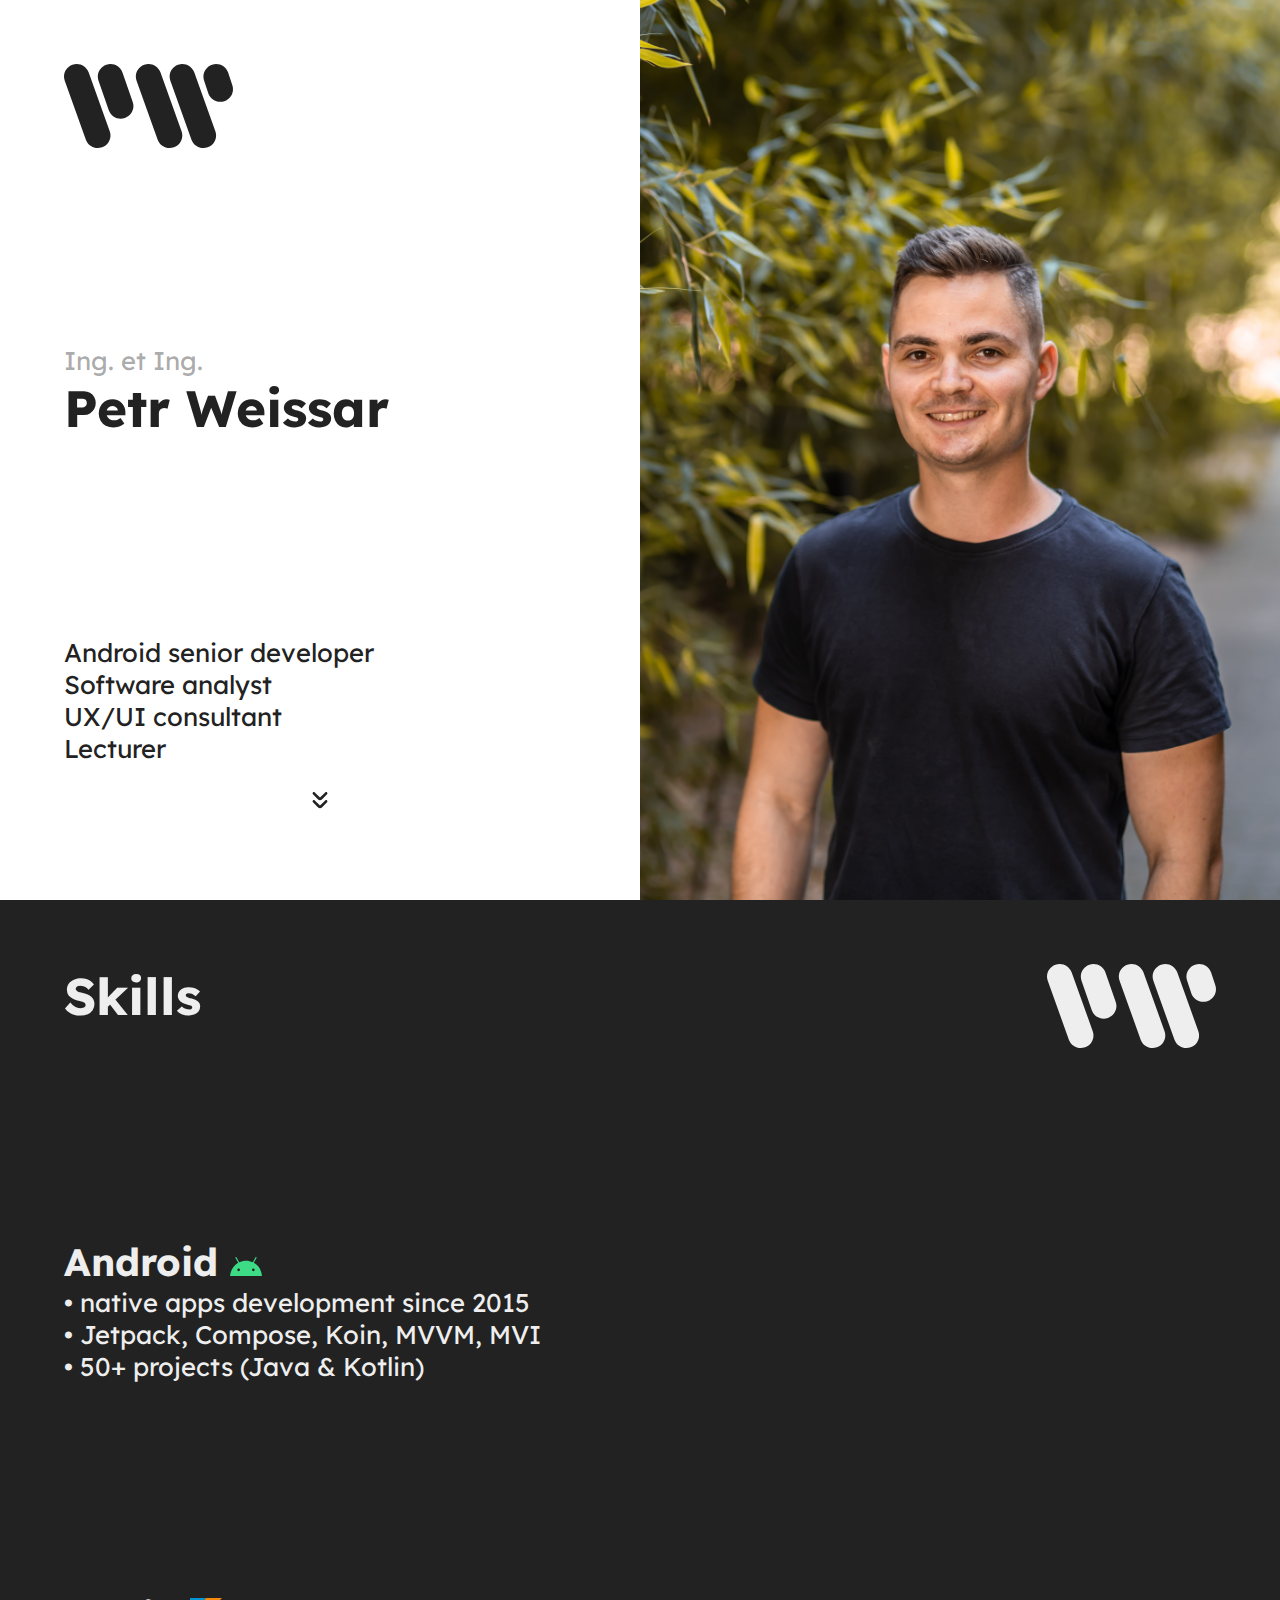
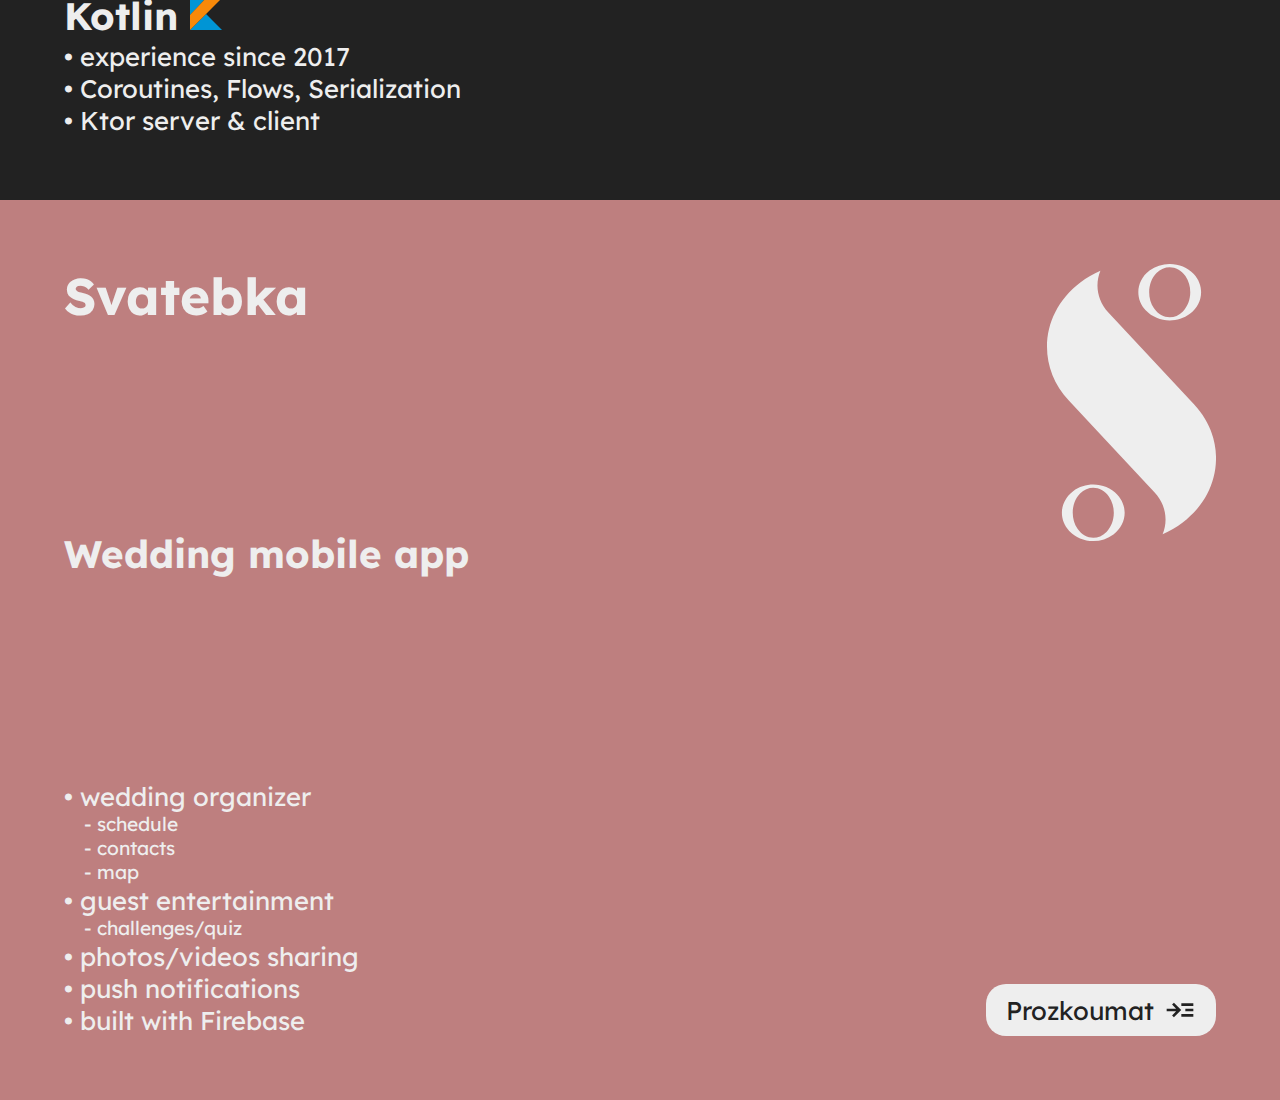
<file: index.html>
<!DOCTYPE html>
<html lang="en">
    <head>
        <meta charset="UTF-8">
        <meta name="viewport" content="width=device-width, initial-scale=1.0">
        <title>Petr Weissar</title>

        <link href="https://fonts.googleapis.com/css2?family=Lexend:wght@400;600&display=swap" rel="stylesheet">
        <link rel="icon" type="image/x-icon" href="favicon.svg">
        <link rel="stylesheet" href="styles.css">

    </head>
    <body>
        <div class="section intro" id="intro">
            <div class="left-half">
                <div class="content">
                    <img src="pw-logo.svg" alt="PW" class="logo">

                    <div class="spacer"></div>

                    <div class="groupped">
                        <h6>Ing. et Ing.</h6>
                        <h1>Petr Weissar</h1>
                    </div>

                    <div class="spacer"></div>

                    <div class="groupped">
                        <p>Android senior developer</p>
                        <p>Software analyst</p>
                        <p>UX/UI consultant</p>
                        <p>Lecturer</p>

                        <div class="fill-width">
                            <img src="arrow-double-down.svg" alt="" class="icon">
                        </div>
                    </div>
                </div>
            </div>
            <div class="right-half">
                <img src="weissar.jpg" alt="Petr Weissar" class="full">
            </div>
        </div>

        <div class="section skills" id="skills">
            <div class="left-half">
                <div class="content">
                    <h1 class="dark">Skills</h1>

                    <div class="spacer"></div>

                    <div class="groupped">
                        <h2 class="dark">Android <img src="android.svg" alt="Anroid" class="icon"></h2>
                        <p class="dark">• native apps development since 2015</p>
                        <p class="dark">• Jetpack, Compose, Koin, MVVM, MVI</p>
                        <p class="dark">• 50+ projects (Java & Kotlin)</p>
                    </div>

                    <div class="spacer"></div>

                    <div class="groupped">
                        <h2 class="dark">Kotlin <img src="kotlin.svg" alt="Kotlin" class="icon"></h2>
                        <p class="dark">• experience since 2017</p>
                        <p class="dark">• Coroutines, Flows, Serialization</p>
                        <p class="dark">• Ktor server & client</p>
                    </div>
                </div>
            </div>
            <div class="right-half">
                <div class="content">
                    <img src="pw-logo-white.svg" alt="PW" class="logo end">
                </div>
            </div>
        </div>

        <div class="section svatebka" id="svatebka">
            <div class="left-half">
                <div class="content">
                    <h1 class="dark">Svatebka</h1>

                    <div class="spacer"></div>
                    <h2 class="dark">Wedding mobile app</h2>
                    <div class="spacer"></div>

                    <div class="groupped">
                        <p class="dark">• wedding organizer</p>
                        <p class="dark small">&nbsp;&nbsp;&nbsp;&nbsp;- schedule</p>
                        <p class="dark small">&nbsp;&nbsp;&nbsp;&nbsp;- contacts</p>
                        <p class="dark small">&nbsp;&nbsp;&nbsp;&nbsp;- map</p>
                        <p class="dark">• guest entertainment</p>
                        <p class="dark small">&nbsp;&nbsp;&nbsp;&nbsp;- challenges/quiz</p>
                        <p class="dark">• photos/videos sharing</p>
                        <p class="dark">• push notifications</p>
                        <p class="dark">• built with Firebase</p>
                    </div>

                </div>
            </div>
            <div class="right-half">
                <div class="content">
                    <img src="svatebka.svg" alt="PW" class="logo end">

                    <div class="spacer"></div>

                    <div class="button end">
                        <a href="https://svatebka.app"><p>Prozkoumat</p></a>
                        <img src="arrow-more.svg" alt="" class="icon">
                    </div>
                </div>
            </div>
        </div>
    </body>
</html>
</file>
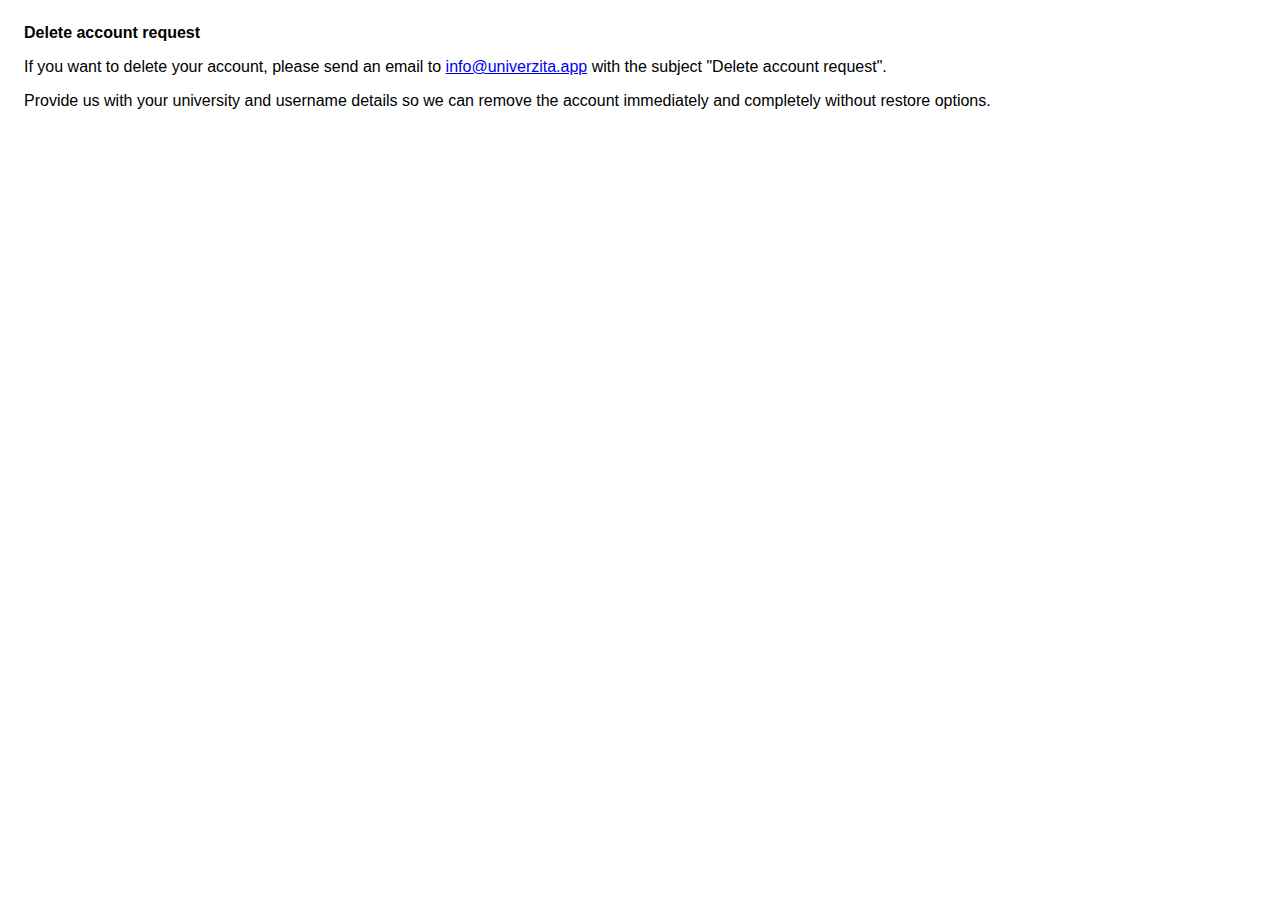
<file: university-delete-account-request.html>
<!DOCTYPE html>
<!-- saved from url=(0053)https://univerzita.app/en/delete-account-request.html -->
<html lang="en"><head><meta http-equiv="Content-Type" content="text/html; charset=UTF-8">
    
    <meta name="viewport" content="width=device-width">
    <title>Delete account request</title>
    <style> body { font-family: 'Helvetica Neue', Helvetica, Arial, sans-serif; padding:1em; } </style>
</head>
<body>
<strong>Delete account request</strong>
<p>
    If you want to delete your account, please send an email to 
    <a href="mailto:info@univerzita.app">info@univerzita.app</a> with the subject "Delete account request".
</p>
<p>
    Provide us with your university and username details so we can remove the account
    immediately and completely without restore options.
</p>

</body></html>
</file>
<file: styles.css>
/* Variables */
:root {

    --content-padding: 5vw;

    /* Light colors */
    --primary-text: #222;
    --secondary-text: #2226;

    /* Dark colors */
    --primary-text-night: #eee;
    --secondary-text-night: #eee6;

    --background-light: #eee;
    --background-dark: #222;
    --background-svatebka: #BE7F7F;
    --background-univerzita: #8C1E50;
}

/* Layout */
.section {
    display: flex;
    width: 100%;
    height: 100vh;
    scroll-snap-align: start;
    scroll-snap-type: y mandatory;
}

.left-half, .right-half {
    width: 50%;
    height: 100vh;
    position: relative; /* To allow absolute positioning inside */
}

.content {
    padding: var(--content-padding);
    display: flex;
    flex-direction: column;
    height: 100%; /* Full height to allow spacing */
}

.right-half img.full {
    width: 100%;
    height: 100%;
    object-fit: cover; /* Ensures the image covers the right half properly */
    position: absolute;
    bottom: 0;
    right: 0;
}

.logo {
    width: 33%;
}
.end {
    align-self: end;
}

.button {
    width: fit-content;
    height: fit-content;

    padding: 10px 20px;
    justify-content: center;
    align-items: center;
    vertical-align: middle;
    display: flex;
    gap: 10px;

    border-radius: 20px;
    background: #EEE;
}
.button p img {
    height: 33%;
}

.fill-width {
    width: 100%;
    padding: 20px;
    display: flex; /* Use flexbox for alignment */
    justify-content: center; /* Center horizontally */
    align-items: center; /* Center vertically */
}

.icon {
    width: 32px; /* Size of the icon */
}

.spacer { /* Spacer to fill available space */
    flex-grow: 1;
}

a {
    text-decoration: none;
}


/* Font styles */
* {
    margin: 0;
    padding: 0;
    box-sizing: border-box;
    font-family: 'Lexend', sans-serif; /* Lexend font from Google Fonts */
}

html, body {
    box-sizing: border-box;
    font-family: Lexend, sans-serif;
    scroll-behavior: smooth;
}
body {
    overflow-y: scroll;
}

/* Ratio: 80px from Figma = 4vw */
h1 {
    font-size: 4vw;
    color: var(--primary-text);
    font-weight: 700;
}
h1.dark {
    color: var(--primary-text-night)
}
h2 {
    font-size: 3vw;
    color: var(--primary-text);
    font-weight: 700;
}
h2.dark {
    color: var(--primary-text-night)
}
p {
    font-size: 2vw;
    color: var(--primary-text);
    font-weight: 400;
}
p.small {
    font-size: 1.5vw;
    color: var(--primary-text);
    font-weight: 400;
}
p.dark {
    color: var(--primary-text-night)
}
h6 {
    font-size: 2vw;
    color: var(--secondary-text);
    font-weight: 400;
}
h6.dark {
    color: var(--secondary-text-night)
}

/* Custom collors */
.skills {
    background-color: var(--background-dark);
}
.svatebka {
    background-color: var(--background-svatebka);
}
</file>
